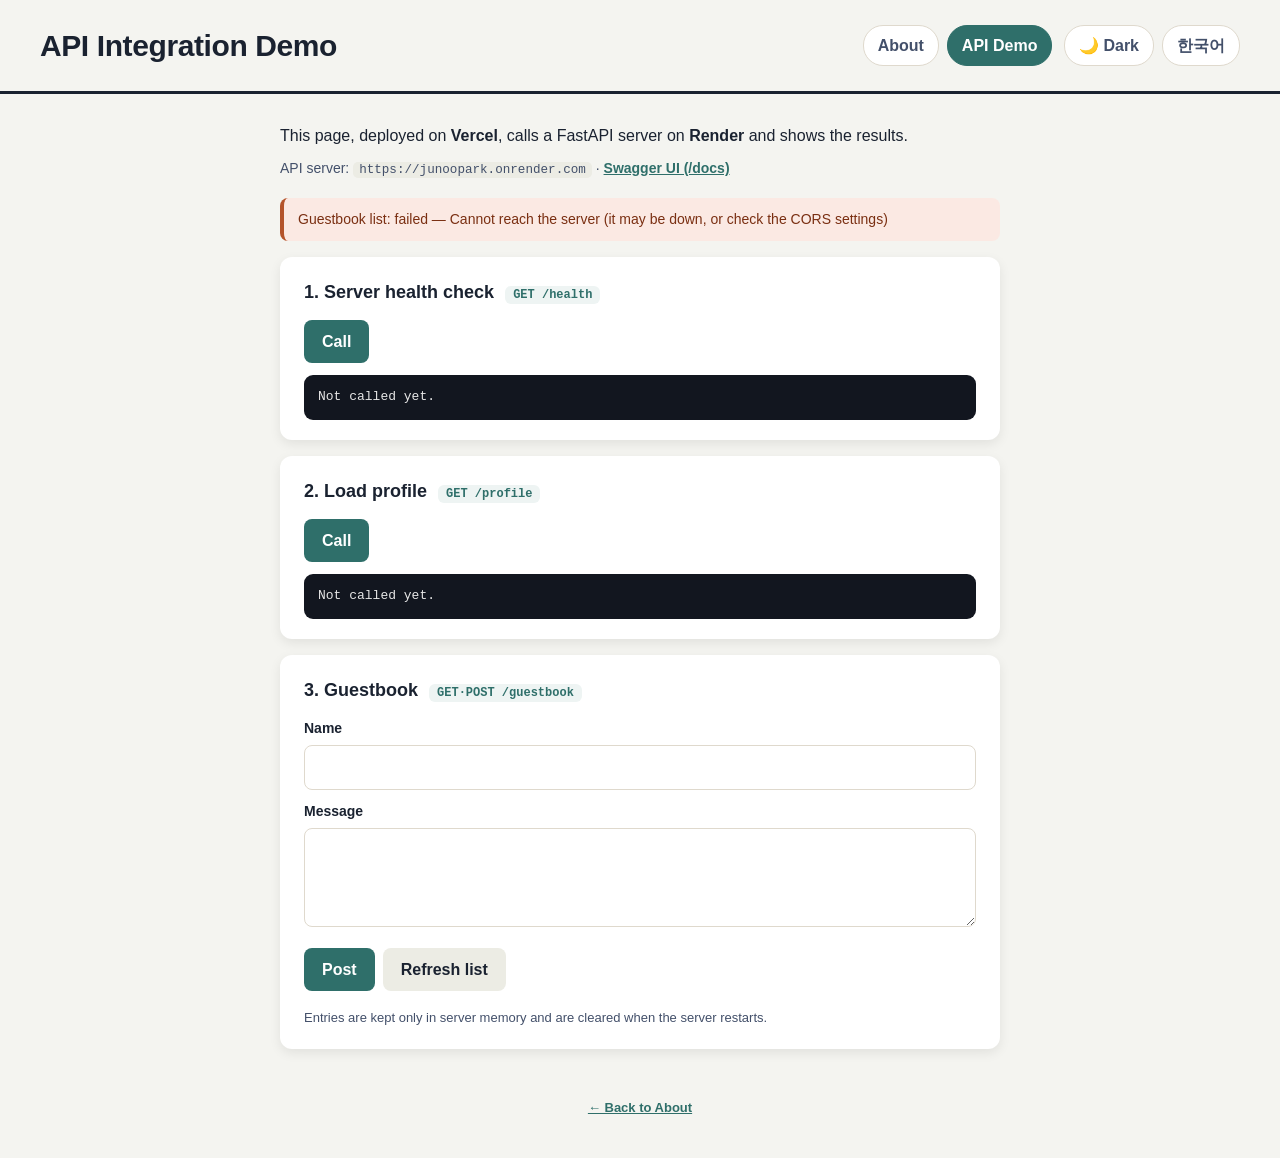
<file: frontend/demo.html>
<!DOCTYPE html>
<html lang="ko">
<head>
  <meta charset="UTF-8">
  <meta name="viewport" content="width=device-width, initial-scale=1.0">
  <title data-i18n="demo.title">API 연동 실습 — 박준우</title>
  <meta name="description" content="FastAPI 백엔드 API를 호출하고 결과를 보여주는 연동 실습 페이지" data-i18n-attr="content:demo.desc">
  <script src="js/theme-init.js"></script>
  <link rel="stylesheet" href="css/style.css">
</head>
<body>
  <header class="site-header">
    <h1 data-i18n="demo.h1">API 연동 실습</h1>
    <div class="header-right">
      <nav aria-label="페이지 이동" data-i18n-attr="aria-label:nav.aria">
        <a href="index.html" data-i18n="nav.home">소개</a>
        <a href="demo.html" aria-current="page" data-i18n="nav.demo">API 연동 실습</a>
      </nav>
      <div class="controls">
        <button id="theme-btn" type="button"><span class="ico" aria-hidden="true"></span><span class="lbl"></span></button>
        <button id="lang-btn" type="button" data-i18n="lang.other" data-i18n-attr="aria-label:lang.aria">EN</button>
      </div>
    </div>
  </header>

  <main class="page">
    <p class="lead" data-i18n-html="demo.lead">
      이 페이지는 <strong>Vercel</strong>에 배포된 화면이 <strong>Render</strong>의 FastAPI 서버를 호출해 결과를 보여줍니다.
    </p>
    <p class="endpoint">
      <span data-i18n="demo.apiServer">API 서버:</span> <code id="api-base"></code> ·
      <a id="docs-link" href="#" target="_blank" rel="noopener">Swagger UI (/docs)</a>
    </p>

    <!-- 요청 상태 표시 (요청 중 / 성공 / 오류 / 서버 깨우는 중). 문구는 demo.js 가 채운다 -->
    <p id="status" class="status" role="status" aria-live="polite">준비됨</p>

    <section class="panel">
      <h2><span data-i18n="demo.p1.title">1. 서버 상태 확인</span> <span class="method">GET /health</span></h2>
      <button id="btn-health" type="button" data-i18n="demo.call">호출하기</button>
      <pre id="out-health" class="out" data-i18n="demo.out.empty" data-i18n-attr="aria-label:demo.out.healthAria">아직 호출하지 않았습니다.</pre>
    </section>

    <section class="panel">
      <h2><span data-i18n="demo.p2.title">2. 프로필 불러오기</span> <span class="method">GET /profile</span></h2>
      <button id="btn-profile" type="button" data-i18n="demo.call">호출하기</button>
      <pre id="out-profile" class="out" data-i18n="demo.out.empty" data-i18n-attr="aria-label:demo.out.profileAria">아직 호출하지 않았습니다.</pre>
    </section>

    <section class="panel">
      <h2><span data-i18n="demo.p3.title">3. 방명록</span> <span class="method">GET·POST /guestbook</span></h2>
      <form id="guestbook-form">
        <label for="gb-name" data-i18n="demo.form.name">이름</label>
        <input id="gb-name" name="name" maxlength="20" required autocomplete="off">
        <label for="gb-message" data-i18n="demo.form.message">메시지</label>
        <textarea id="gb-message" name="message" maxlength="200" rows="3" required></textarea>
        <div class="row">
          <button type="submit" data-i18n="demo.form.submit">남기기</button>
          <button id="btn-refresh" type="button" class="secondary" data-i18n="demo.form.refresh">목록 새로고침</button>
        </div>
      </form>
      <ul id="guestbook-list" class="guestbook"></ul>
      <p class="hint" data-i18n="demo.hint">방명록은 서버 메모리에만 저장되어, 서버가 재시작되면 비워집니다.</p>
    </section>
  </main>

  <footer class="site-footer">
    <p><a href="index.html" data-i18n="demo.back">← 개인 소개 페이지로</a></p>
  </footer>

  <script src="js/config.js"></script>
  <script src="js/i18n.js"></script>
  <script src="js/main.js"></script>
  <script src="js/demo.js"></script>
</body>
</html>
</file>
<file: frontend/css/style.css>
/* 두 페이지(index.html, demo.html) 공용 스타일 */
* { box-sizing: border-box; margin: 0; }

/* ── 색상 토큰: 라이트(기본) ─────────────────────────── */
:root {
  color-scheme: light;
  --bg: #f4f4f0;
  --ink: #1a2230;
  --ink-soft: #43506a;
  --card-bg: #ffffff;
  --line: #dfd9cd;
  --brand: #2f6f6a;
  --brand-hover: #24564f;
  --on-brand: #ffffff;       /* brand 색 배경 위의 글자색 */
  --chip-bg: #ecece4;
  --chip-hover: #dfdfd4;
  --input-bg: #ffffff;
  --shadow: rgba(0, 0, 0, 0.08);
  --loading-bg: #fdf3e7;
  --loading-line: #e0a86a;
  --ok-bg: #eef4f3;
  --err-bg: #fbe9e3;
  --err-line: #b4532a;
  --err-ink: #7a2f12;
  --out-bg: #12161f;
  /* 투자의견 표: 축소(빨강) · 중립(회색) · 확대(청록) */
  --neg: #b00000;  --neg-soft: #fde3dc;  --neg-strong: #ee9a8a;
  --pos: #12716e;  --pos-soft: #d5eeec;  --pos-strong: #7cc9c4;
  --neu: #4a5568;  --neu-soft: #e6e8ec;
  --cell-bg: #eeeeea;
  --dot: #9a9a9a;  --dot-line: #6f6f6f;
}

/* ── 색상 토큰: 다크 (theme-init.js / main.js 가 data-theme 을 정한다) ── */
:root[data-theme="dark"] {
  color-scheme: dark;
  --bg: #12151a;
  --ink: #e8eaee;
  --ink-soft: #a3adbd;
  --card-bg: #1c2128;
  --line: #333b47;
  --brand: #6cc4bb;
  --brand-hover: #8fd6cf;
  --on-brand: #0d1a19;
  --chip-bg: #2a313c;
  --chip-hover: #364050;
  --input-bg: #12151a;
  --shadow: rgba(0, 0, 0, 0.45);
  --loading-bg: #33291a;
  --loading-line: #b8874a;
  --ok-bg: #17302d;
  --err-bg: #3a1f18;
  --err-line: #e08a6a;
  --err-ink: #f5c6b5;
  --out-bg: #0a0d12;
  --neg: #ff8f7f;  --neg-soft: #47231e;  --neg-strong: #9a4437;
  --pos: #62d3cb;  --pos-soft: #143735;  --pos-strong: #23736d;
  --neu: #b7c0cf;  --neu-soft: #333b47;
  --cell-bg: #2a313c;
  --dot: #8b95a5;  --dot-line: #c2cad6;
}

body {
  font-family: "Pretendard", -apple-system, BlinkMacSystemFont, "Malgun Gothic",
               "Apple SD Gothic Neo", "Noto Sans KR", sans-serif;
  background: var(--bg);
  color: var(--ink);
  line-height: 1.7;
  transition: background-color 0.2s, color 0.2s;
}

a { color: var(--brand); font-weight: 600; }
a:hover { color: var(--brand-hover); }

/* 헤더 + 내비게이션 + 테마/언어 버튼 */
.site-header {
  display: flex;
  justify-content: space-between;
  align-items: center;
  flex-wrap: wrap;
  gap: 12px;
  padding: 20px 40px;
  border-bottom: 3px solid var(--ink);
}
.site-header h1 { font-size: clamp(22px, 4vw, 30px); letter-spacing: -0.4px; }
.header-right { display: flex; align-items: center; gap: 12px; flex-wrap: wrap; }
.site-header nav { display: flex; gap: 8px; }
.site-header nav a,
.controls button {
  padding: 6px 14px;
  border-radius: 20px;
  text-decoration: none;
  color: var(--ink-soft);
  border: 1px solid var(--line);
  background: var(--card-bg);
  font: inherit;
  font-weight: 600;
  line-height: 1.7;
  cursor: pointer;
}
.site-header nav a:hover,
.controls button:hover { border-color: var(--brand); color: var(--brand); background: var(--card-bg); }
.site-header nav a[aria-current="page"] {
  background: var(--brand);
  border-color: var(--brand);
  color: var(--on-brand);
}
.controls { display: flex; gap: 8px; }
.controls .ico { margin-right: 4px; }

/* 키보드 이동 시 포커스 표시 */
a:focus-visible, button:focus-visible, input:focus-visible, textarea:focus-visible {
  outline: 2px solid var(--brand);
  outline-offset: 2px;
}

/* 카드 */
.cards {
  display: flex;
  gap: 20px;
  flex-wrap: wrap;
  justify-content: center;
  align-items: stretch;
  padding: 32px 20px;
  max-width: 1100px;
  margin: 0 auto;
}
.card {
  background: var(--card-bg);
  border-radius: 12px;
  padding: 24px;
  width: 300px;
  text-align: center;
  box-shadow: 0 4px 12px var(--shadow);
  transition: transform 0.2s, background-color 0.2s;
}
.card:hover { transform: translateY(-6px); }
.card h2 { font-size: 20px; margin: 4px 0; }
.card p { margin: 8px 0; }
.card .role { color: var(--brand); font-weight: 700; }

/* 프로필 이니셜 아바타 (이미지 없이 원형으로 표시) */
.avatar {
  width: 96px;
  height: 96px;
  margin: 0 auto 8px;
  border-radius: 50%;
  background: var(--brand);
  color: var(--on-brand);
  font-size: 40px;
  font-weight: 700;
  display: flex;
  align-items: center;
  justify-content: center;
}

/* 관심 분야 태그 */
.tags {
  list-style: none;
  padding: 0;
  margin-top: 12px;
  display: flex;
  gap: 8px;
  flex-wrap: wrap;
  justify-content: center;
}
.tags li {
  padding: 3px 12px;
  border-radius: 16px;
  background: var(--chip-bg);
  color: var(--ink-soft);
  font-size: 14px;
}

/* ── API 연동 실습 페이지 (demo.html) ─────────────────── */
.page { max-width: 760px; margin: 0 auto; padding: 28px 20px 8px; }
.lead { margin-bottom: 8px; }
.endpoint { font-size: 14px; color: var(--ink-soft); word-break: break-all; }
code {
  font-family: "JetBrains Mono", Consolas, monospace;
  background: var(--chip-bg);
  padding: 1px 6px;
  border-radius: 5px;
  font-size: 0.9em;
}

.status {
  position: sticky;
  top: 0;
  z-index: 1;
  margin: 16px 0;
  padding: 10px 14px;
  border-radius: 8px;
  border-left: 4px solid var(--line);
  background: var(--card-bg);
  font-size: 14px;
}
.status.loading { border-color: var(--loading-line); background: var(--loading-bg); }
.status.ok      { border-color: var(--brand); background: var(--ok-bg); }
.status.error   { border-color: var(--err-line); background: var(--err-bg); color: var(--err-ink); }

.panel {
  background: var(--card-bg);
  border-radius: 12px;
  padding: 20px 24px;
  margin: 16px 0;
  box-shadow: 0 4px 12px var(--shadow);
  transition: background-color 0.2s;
}
.panel h2 { font-size: 18px; margin-bottom: 12px; }
.method {
  margin-left: 6px;
  font-family: "JetBrains Mono", Consolas, monospace;
  font-size: 12px;
  font-weight: 600;
  color: var(--brand);
  background: var(--ok-bg);
  padding: 2px 8px;
  border-radius: 6px;
  white-space: nowrap;
}

.panel button, .panel form button {
  font: inherit;
  font-weight: 600;
  padding: 8px 18px;
  border: 0;
  border-radius: 8px;
  background: var(--brand);
  color: var(--on-brand);
  cursor: pointer;
}
.panel button:hover { background: var(--brand-hover); }
.panel button.secondary { background: var(--chip-bg); color: var(--ink); }
.panel button.secondary:hover { background: var(--chip-hover); }

.out {
  margin-top: 12px;
  padding: 12px 14px;
  background: var(--out-bg);
  color: #e6e6e6;
  border-radius: 9px;
  font-family: "JetBrains Mono", Consolas, monospace;
  font-size: 13px;
  line-height: 1.6;
  overflow-x: auto;
  white-space: pre-wrap;
}

form label { display: block; margin: 10px 0 4px; font-size: 14px; font-weight: 600; }
form input, form textarea {
  width: 100%;
  font: inherit;
  padding: 8px 10px;
  border: 1px solid var(--line);
  border-radius: 8px;
  background: var(--input-bg);
  color: var(--ink);
}
form input:focus, form textarea:focus { border-color: var(--brand); }
form .row { display: flex; gap: 8px; margin-top: 12px; }

.guestbook { list-style: none; padding: 0; margin-top: 16px; }
.guestbook li { padding: 12px 0; border-top: 1px solid var(--line); }
.guestbook .gb-head { display: flex; justify-content: space-between; gap: 8px; flex-wrap: wrap; }
.guestbook time { font-size: 12px; color: var(--ink-soft); }
.guestbook p { margin: 4px 0 0; word-break: break-word; }
.guestbook .empty { color: var(--ink-soft); text-align: center; }
.hint { margin-top: 12px; font-size: 13px; color: var(--ink-soft); }

/* 푸터 */
.site-footer {
  text-align: center;
  padding: 24px 20px 40px;
  font-size: 13px;
  color: var(--ink-soft);
}

/* ── 소개 페이지 틀: 한 화면에 3 x 2 타일 (index.html, body.frame) ── */
body.frame {
  height: 100vh;
  height: 100dvh;            /* 모바일 주소창을 뺀 실제 화면 높이 */
  display: flex;
  flex-direction: column;
  overflow: hidden;          /* 페이지 자체는 스크롤하지 않는다 */
}
.frame .site-header { flex: none; padding: 10px 24px; border-bottom-width: 2px; }
.frame .site-header h1 { font-size: clamp(18px, 2.4vw, 24px); }

.tiles {
  flex: 1;
  min-height: 0;             /* flex 자식이 내용 때문에 화면 밖으로 밀려나지 않게 한다 */
  display: grid;
  grid-template-columns: repeat(3, minmax(0, 1fr));
  grid-template-rows: repeat(2, minmax(0, 1fr));
  gap: 16px;
  padding: 16px 24px 24px;
}
.tile {
  min-height: 0;
  display: flex;
  flex-direction: column;
  overflow: hidden;
  background: var(--card-bg);
  border-radius: 12px;
  box-shadow: 0 4px 12px var(--shadow);
  transition: background-color 0.2s;
}
.tile-head { flex: none; padding: 10px 16px; border-bottom: 1px solid var(--line); }
.tile-head h2 { font-size: 16px; }
.tile-body { flex: 1; min-height: 0; overflow: auto; padding: 16px; }   /* 내용이 넘치면 타일 안에서만 스크롤 */
.tile-placeholder {
  height: 100%;
  min-height: 60px;
  display: grid;
  place-items: center;
  border: 2px dashed var(--line);
  border-radius: 8px;
  color: var(--ink-soft);
  font-size: 14px;
}

/* ── 「매크로 및 금리 전망」 타일 ─────────────────────── */
.sr-only {                   /* 화면에는 안 보이고 스크린 리더만 읽는 글자 */
  position: absolute;
  width: 1px;
  height: 1px;
  overflow: hidden;
  clip-path: inset(50%);
  white-space: nowrap;
}
.tile-body[data-tile="viewpoint"] { display: flex; flex-direction: column; overflow: hidden; padding: 8px 14px 10px; }
.viewpoint { flex: 1; min-height: 0; display: flex; flex-direction: column; gap: 2px; }
.vp-title { flex: none; font-size: 13px; line-height: 1.3; text-align: center; }

/* 투자의견 표: 열 5개(적극축소·축소·중립·확대·적극확대) x 행 2개(미국·한국). 칸은 정사각형을 유지하며
   화면 폭에 맞춰 늘어나지 않고, 가운데에 고정된다 (<col> 이 실제 너비를 정한다 — table-layout:fixed 규칙) */
.opinion {
  --cell: clamp(20px, 3.4vh, 34px);
  flex: none;
  table-layout: fixed;
  border-collapse: separate;
  border-spacing: 4px;
  margin: 0 auto;
}
.opinion col.col-market { width: 3.2em; }
.opinion col.col-cell { width: var(--cell); }
.opinion th, .opinion td { padding: 0; }
.opinion thead th { font-size: 12px; font-weight: 700; text-align: center; line-height: 1.2; }
.opinion .group.neg { color: var(--neg); }
.opinion .group.neu { color: var(--ink); }
.opinion .group.pos { color: var(--pos); }
.opinion .market { font-size: 13px; font-weight: 700; text-align: left; white-space: nowrap; }
.opinion td {
  position: relative;
  height: var(--cell);
  background: var(--cell-bg);
  border: 2px solid transparent;
  border-radius: 4px;
}
/* 현재 전망: 색 + 테두리. 적극(±2)은 채움을 더 진하게 */
.opinion td.current.neg { border-color: var(--neg); background: var(--neg-soft); }
.opinion td.current.pos { border-color: var(--pos); background: var(--pos-soft); }
.opinion td.current.neu { border-color: var(--neu); background: var(--neu-soft); }
.opinion td.current.neg.strong { background: var(--neg-strong); }
.opinion td.current.pos.strong { background: var(--pos-strong); }
/* 직전 전망: 회색 원 */
.opinion .prev-dot {
  position: absolute;
  inset: 0;
  margin: auto;
  width: 12px;
  height: 12px;
  border-radius: 50%;
  background: var(--dot);
  border: 1px solid var(--dot-line);
}
.vp-note { flex: none; font-size: 11.5px; color: var(--ink-soft); border-top: 1px solid var(--line); padding-top: 3px; line-height: 1.4; }

/* 시장별 핵심 코멘트: 표는 고정, 이 목록만 넘치면 타일 안에서 스크롤.
   미국·한국 사이 위아래 여백과 구분선을 넓혀 공간을 뚜렷이 나눈다.
   (li 를 flex:1 로 나누면 좁은 화면의 grid auto-row 계산에서 0 높이로 접히는 문제가 있어 일반 목록 흐름을 유지한다) */
.comments { list-style: none; margin: 14px 0 0; padding: 0; flex: 1; min-height: 0; overflow: auto; font-size: 13px; line-height: 1.45; }
/* 코멘트 안의 줄바꿈(\n)을 실제 줄바꿈으로 보여준다 */
.comments li { padding: 10px 0; border-top: 1px solid var(--line); white-space: pre-line; }
.comments li:first-child { border-top: 0; padding-top: 0; }
.comments strong { margin-right: 4px; color: var(--brand); }

/* ── 「투자 전략 히스토리」 타일 ───────────────────────── */
.tile-body[data-tile="strategy"] { display: flex; flex-direction: column; gap: 12px; padding: 10px 14px; }
.strategy { display: flex; flex-direction: column; gap: 10px; }

.strategy-legend { list-style: none; display: flex; flex-wrap: wrap; gap: 10px; padding: 0; font-size: 13px; color: var(--ink-soft); }
.strategy-legend li { display: flex; align-items: center; gap: 4px; }
.strategy-legend .swatch { width: 13px; height: 13px; border-radius: 2px; flex: none; overflow: hidden; }

.strategy-toggle { display: flex; gap: 6px; flex-wrap: wrap; }
.strategy-toggle button {
  font: inherit;
  font-size: 11px;
  font-weight: 600;
  padding: 3px 11px;
  border-radius: 14px;
  border: 1px solid var(--line);
  background: var(--chip-bg);
  color: var(--ink-soft);
  cursor: pointer;
}
.strategy-toggle button:hover { border-color: var(--brand); color: var(--brand); }
.strategy-toggle button[aria-pressed="true"] { background: var(--brand); border-color: var(--brand); color: var(--on-brand); }

.strategy-chart h3 { font-size: 12.5px; font-weight: 700; margin-bottom: 4px; text-align: center; }
.strategy-chart-wrap { position: relative; }
.strategy-svg { display: block; width: 100%; height: auto; aspect-ratio: 600 / 200; }
.strategy-svg .axis-line { stroke: var(--line); stroke-width: 1; }
.strategy-svg .axis-label { fill: var(--ink-soft); font-size: 12px; }
.strategy-svg .rate-line { fill: none; stroke: var(--ink); stroke-width: 1.6; }
.strategy-svg .hover-line { stroke: var(--ink-soft); stroke-width: 1; stroke-dasharray: 3 2; opacity: 0; pointer-events: none; }
.strategy-svg .hover-dot { fill: var(--card-bg); stroke: var(--ink); stroke-width: 1.6; opacity: 0; pointer-events: none; }

/* 겹쳐보기 모드에서만 나오는, 선 색과 만기를 짝지어 보여주는 작은 범례 */
.strategy-line-legend { display: flex; justify-content: center; flex-wrap: wrap; gap: 10px; margin-bottom: 4px; font-size: 11px; color: var(--ink-soft); }
.strategy-line-legend span { display: flex; align-items: center; gap: 4px; }
.strategy-line-legend i { display: inline-block; width: 10px; height: 2px; border-radius: 1px; }

.strategy-tooltip {
  position: absolute;
  pointer-events: none;
  opacity: 0;
  transform: translate(-50%, -130%);
  background: var(--card-bg);
  border: 1px solid var(--line);
  border-radius: 6px;
  padding: 4px 8px;
  font-size: 11.5px;
  white-space: pre-line;
  text-align: center;
  box-shadow: 0 4px 12px var(--shadow);
  transition: opacity 0.1s;
}

/* ── 「프로필」 타일 ───────────────────────────────────── */
/* 표(viewpoint)와 달리 내용이 길어질 수 있어, 일반 .tile-body 규칙대로
   타일 전체가 세로로 스크롤된다(별도 overflow 규칙을 두지 않는다). */
.profile-head { display: flex; align-items: center; justify-content: space-between; gap: 12px; }
.profile-head-text { min-width: 0; }
.profile-name { font-size: 17px; line-height: 1.3; }
.profile-name p { margin: 0; }
/* 사진 높이를 이름+직함 텍스트 블록에 맞춘다 (프로필 타일 헤더와 경력 사이) */
.profile-avatar {
  flex: none;
  width: 64px;
  height: 64px;
  border-radius: 50%;
  object-fit: cover;
  border: 1px solid var(--line);
}
.profile-title { margin-top: 2px; font-size: 11.5px; font-weight: 700; color: var(--brand); line-height: 1.4; }
.profile-title p { margin: 0; }
.profile-bio { margin-top: 6px; font-size: 13px; line-height: 1.5; color: var(--ink-soft); }
.profile-bio p { margin: 0; }
.profile-bio p + p { margin-top: 2px; }

.profile-section { margin-top: 12px; padding-top: 10px; border-top: 1px solid var(--line); }
.profile-section h4 { font-size: 12.5px; font-weight: 700; letter-spacing: 0.3px; color: var(--ink-soft); text-transform: uppercase; }

.profile-list { list-style: none; padding: 0; margin: 6px 0 0; font-size: 13px; }
.profile-list li { padding: 6px 0; }
.profile-list li + li { border-top: 1px dashed var(--line); }
.pl-head { display: flex; flex-wrap: wrap; align-items: baseline; gap: 6px; }
.pl-sub { color: var(--ink-soft); }
/* 회사명·직급과 같은 줄, margin-left:auto 로 오른쪽 끝에 붙인다.
   좁은 화면에서 줄이 넘치면 자연스럽게 다음 줄로 내려간다(flex-wrap) */
.pl-period { margin-left: auto; font-size: 12px; color: var(--ink-soft); white-space: nowrap; }
.pl-desc { margin: 2px 0 0; line-height: 1.45; }

.profile-links { list-style: none; padding: 0; margin: 6px 0 0; display: flex; gap: 8px; flex-wrap: wrap; }
.profile-links a {
  display: inline-block;
  padding: 3px 12px;
  border-radius: 16px;
  background: var(--chip-bg);
  color: var(--ink);
  font-size: 13px;
  font-weight: 600;
  text-decoration: none;
}
.profile-links a:hover { background: var(--chip-hover); color: var(--brand); }

/* ── 「언론/방송」 타일 ─────────────────────────────────── */
/* 프로필과 마찬가지로 일반 .tile-body 규칙대로 타일 전체가 세로 스크롤된다 */
.media-list { display: flex; flex-direction: column; gap: 4px; }
.media-item {
  display: flex;
  align-items: center;
  gap: 10px;
  padding: 6px;
  border-radius: 8px;
  text-decoration: none;
  color: var(--ink);
}
.media-item:hover { background: var(--chip-bg); }
.media-thumb {
  flex: none;
  width: 96px;
  aspect-ratio: 16 / 9;
  border-radius: 6px;
  overflow: hidden;
  background: var(--chip-bg);
}
.media-thumb img { width: 100%; height: 100%; object-fit: cover; display: block; }
.media-text { display: flex; flex-direction: column; gap: 2px; min-width: 0; }
.media-title {
  font-size: 13px;
  font-weight: 600;
  line-height: 1.35;
  display: -webkit-box;
  -webkit-line-clamp: 2;
  -webkit-box-orient: vertical;
  overflow: hidden;
}
.media-date { font-size: 11.5px; color: var(--ink-soft); }

/* 화면이 낮으면(가로 모드 휴대폰 등) 억지로 맞추지 않고 스크롤을 허용한다 */
@media (max-height: 520px) {
  body.frame { height: auto; overflow: auto; }
  .tiles { grid-template-rows: repeat(2, minmax(220px, 1fr)); }
}

/* 좁은 화면(휴대폰): 3 x 2 는 읽기 어려워 1열로 쌓고, 페이지를 스크롤한다 */
@media (max-width: 720px) {
  body.frame { height: auto; overflow: auto; }
  .tiles { grid-template-columns: 1fr; grid-template-rows: none; grid-auto-rows: minmax(200px, auto); padding: 12px 16px 20px; }
  .frame .site-header { padding: 10px 16px; }
}

@media (max-width: 600px) {
  .site-header { padding: 16px 20px; }
  .card { width: 100%; }
}

@media (prefers-reduced-motion: reduce) {
  * { transition: none !important; }
}
</file>
